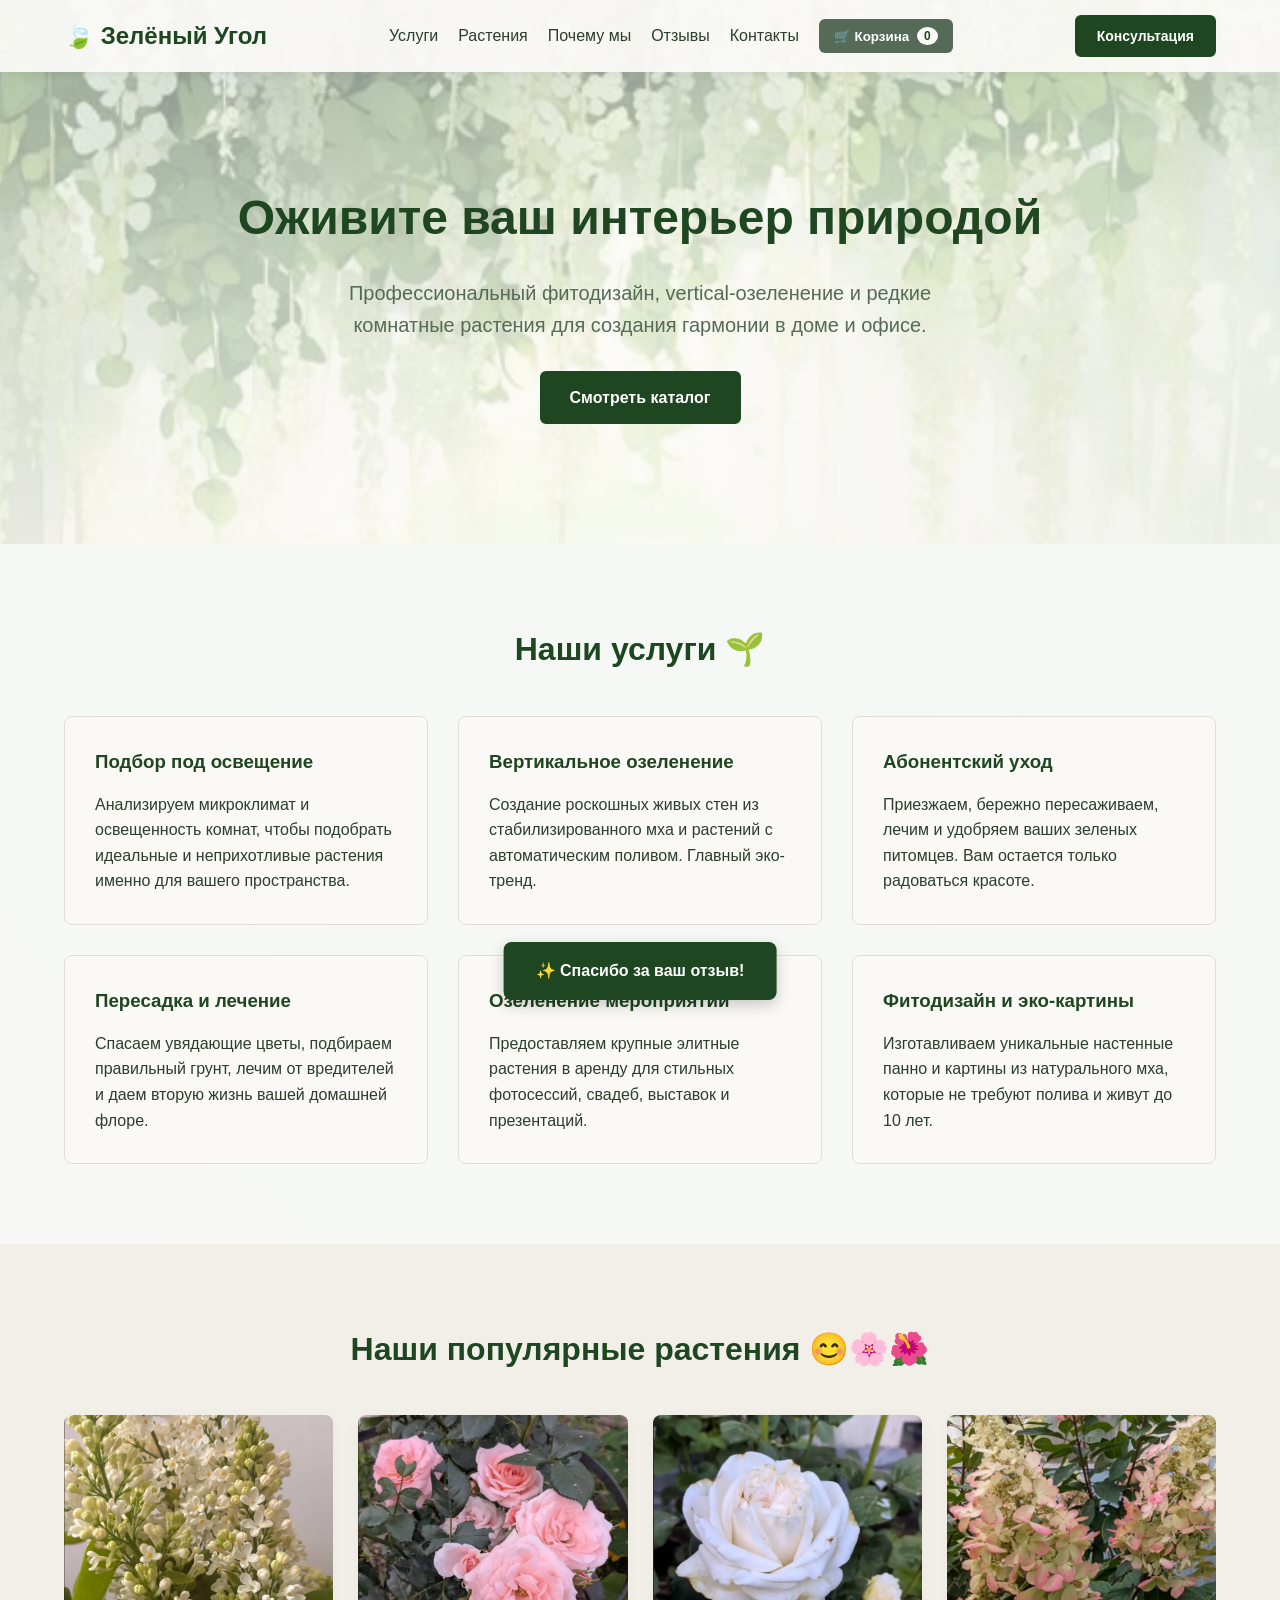
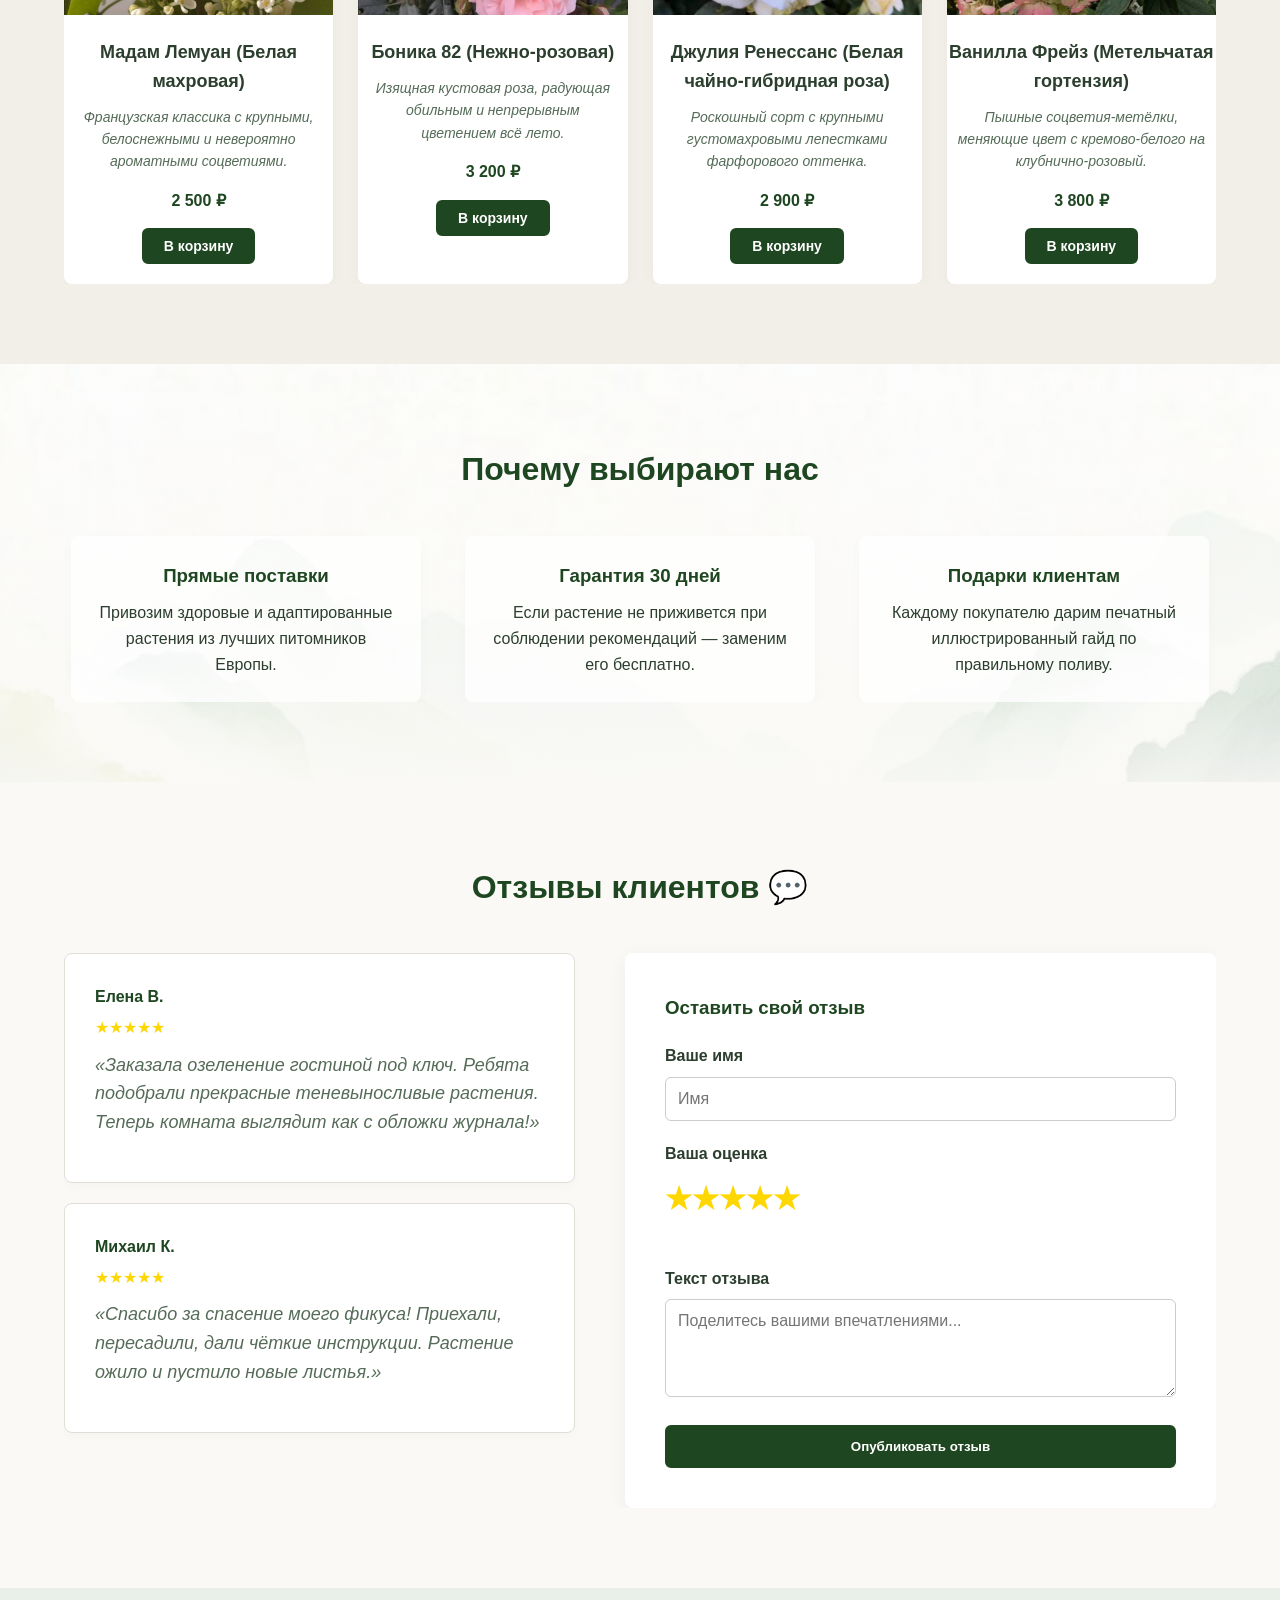
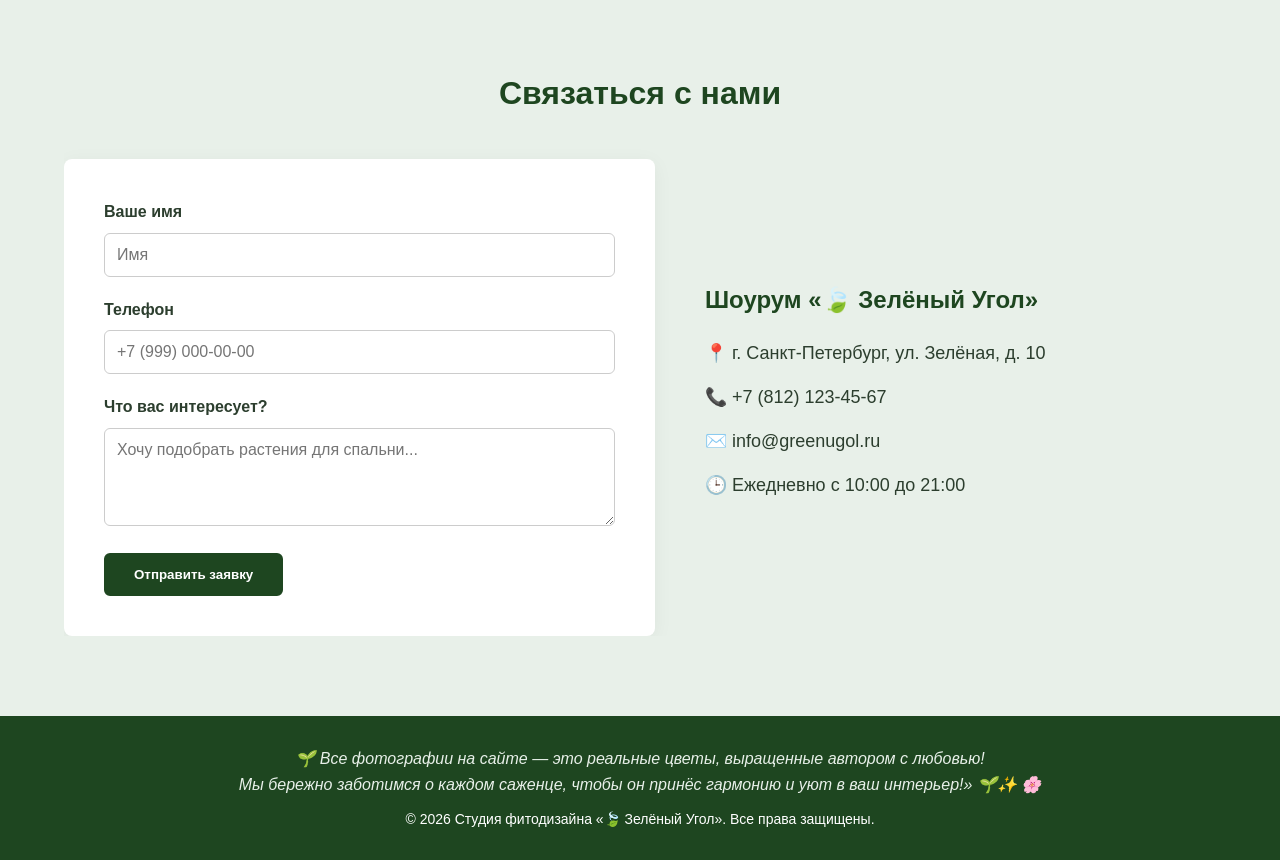
<file: index.html>
<!DOCTYPE html>
<html lang="ru">
<head>
    <meta charset="UTF-8">
    <meta name="viewport" content="width=device-width, initial-scale=1.0">
    <title>🍃 Зелёный Угол — Студия фитодизайна и комнатного озеленения</title>
    <link rel="stylesheet" href="style.css">

</head>
<body>

    <header>
        <div class="container">
            <a href="#" class="logo">🍃 Зелёный Угол</a>
            <nav>
                <ul class="nav-links">
                    <li><a href="#services">Услуги</a></li>
                    <li><a href="#catalog">Растения</a></li>
                    <li><a href="#features">Почему мы</a></li>
                    <li><a href="#reviews">Отзывы</a></li>
                    <li><a href="#contacts">Контакты</a></li>
                    <li>
                        <button class="cart-toggle-btn" id="cart-toggle">
                            🛒 Корзина <span id="cart-count">0</span>
                        </button>
                    </li>
                </ul>
            </nav>
            <a href="#contacts" class="btn header-btn">Консультация</a>
        </div>
    </header>

    <section class="hero">
        <div class="container">
            <h1>Оживите ваш интерьер природой</h1>
            <p>Профессиональный фитодизайн, vertical-озеленение и редкие комнатные растения для создания гармонии в доме и офисе.</p>
            <a href="#catalog" class="btn">Смотреть каталог</a>
        </div>
    </section>

    <section id="services" class="services">
        <div class="container">
            <h2 class="section-title">Наши услуги 🌱</h2>
            <div class="services-grid">
                <!-- 1. Подбор -->
                <div class="service-card">
                    <h3>Подбор под освещение</h3>
                    <p>Анализируем микроклимат и освещенность комнат, чтобы подобрать идеальные и неприхотливые растения именно для вашего пространства.</p>
                </div>
                <!-- 2. Вертикальное озеленение -->
                <div class="service-card">
                    <h3>Вертикальное озеленение</h3>
                    <p>Создание роскошных живых стен из стабилизированного мха и растений с автоматическим поливом. Главный эко-тренд.</p>
                </div>
                <!-- 3. Абонентский уход -->
                <div class="service-card">
                    <h3>Абонентский уход</h3>
                    <p>Приезжаем, бережно пересаживаем, лечим и удобряем ваших зеленых питомцев. Вам остается только радоваться красоте.</p>
                </div>
                <!-- 4. Скорая помощь растениям -->
                <div class="service-card">
                    <h3>Пересадка и лечение</h3>
                    <p>Спасаем увядающие цветы, подбираем правильный грунт, лечим от вредителей и даем вторую жизнь вашей домашней флоре.</p>
                </div>
                <!-- 5. Озеленение мероприятий -->
                <div class="service-card">
                    <h3>Озеленение мероприятий</h3>
                    <p>Предоставляем крупные элитные растения в аренду для стильных фотосессий, свадеб, выставок и презентаций.</p>
                </div>
                <!-- 6. Фитокартины -->
                <div class="service-card">
                    <h3>Фитодизайн и эко-картины</h3>
                    <p>Изготавливаем уникальные настенные панно и картины из натурального мха, которые не требуют полива и живут до 10 лет.</p>
                </div>
            </div>
        </div>
    </section>

    <section class="catalog" id="catalog">
        <div class="container">
            <h2 class="section-title">Наши популярные растения 😊🌸🌺</h2>
            <div class="catalog-grid">
                <div class="plant-card">
                    <img src="lilac1.jpg" alt="Сирень Мадам Лемуан" style="width: 100%; height: 200px; object-fit: cover; margin-bottom: 15px;">
                    <h3>Мадам Лемуан (Белая махровая)</h3>
                    <p style="font-size: 14px; color: #556B58; font-style: italic; margin: 5px 10px 15px 10px; min-height: 44px;">
                        Французская классика с крупными, белоснежными и невероятно ароматными соцветиями.
                    </p>
                    <span class="price">2 500 ₽</span>
                    <button class="btn add-to-cart-btn" data-id="1" data-name="Сирень Мадам Лемуан" data-price="2500">В корзину</button>
                </div>
                <div class="plant-card">
                    <img src="rose.jpg" alt="Роза Боника 82" style="width: 100%; height: 200px; object-fit: cover; margin-bottom: 15px;">
                    <h3>Боника 82 (Нежно-розовая)</h3>
                    <p style="font-size: 14px; color: #556B58; font-style: italic; margin: 5px 10px 15px 10px; min-height: 44px;">
                        Изящная кустовая роза, радующая обильным и непрерывным цветением всё лето.
                    </p>
                    <span class="price">3 200 ₽</span>
                    <button class="btn add-to-cart-btn" data-id="2" data-name="Боника 82 (Нежно-розовая)" data-price="3200">В корзину</button>
                </div>
                <div class="plant-card">
                    <img src="white-rose.jpg" alt="Роза Джулия Ренессанс" style="width: 100%; height: 200px; object-fit: cover; margin-bottom: 15px;">
                    <h3>Джулия Ренессанс (Белая чайно-гибридная роза)</h3>
                    <p style="font-size: 14px; color: #556B58; font-style: italic; margin: 5px 10px 15px 10px; min-height: 44px;">
                        Роскошный сорт с крупными густомахровыми лепестками фарфорового оттенка.
                    </p>
                    <span class="price">2 900 ₽</span>
                    <button class="btn add-to-cart-btn" data-id="3" data-name="Джулия Ренессанс (Белая чайно-гибридная роза)" data-price="2900">В корзину</button>
                </div>
                <div class="plant-card">
                    <img src="hydrangea.jpg" alt="Гортензия Ванилла Фрейз" style="width: 100%; height: 200px; object-fit: cover; margin-bottom: 15px;">
                    <h3>Ванилла Фрейз (Метельчатая гортензия)</h3>
                    <p style="font-size: 14px; color: #556B58; font-style: italic; margin: 5px 10px 15px 10px; min-height: 44px;">
                        Пышные соцветия-метёлки, меняющие цвет с кремово-белого на клубнично-розовый.
                    </p>
                    <span class="price">3 800 ₽</span>
                    <button class="btn add-to-cart-btn" data-id="4" data-name="Ванилла Фрейз (Метельчатая гортензия)" data-price="3800">В корзину</button>
                </div>
            </div>
        </div>
    </section>

    <section id="features" class="features">
        <div class="container">
            <h2 class="section-title">Почему выбирают нас</h2>

            <div class="features-list">
                <div class="feature-item">
                    <h3>Прямые поставки</h3>
                    <p>Привозим здоровые и адаптированные растения из лучших питомников Европы.</p>
                </div>
                <div class="feature-item">
                    <h3>Гарантия 30 дней</h3>
                    <p>Если растение не приживется при соблюдении рекомендаций — заменим его бесплатно.</p>
                </div>
                <div class="feature-item">
                    <h3>Подарки клиентам</h3>
                    <p>Каждому покупателю дарим печатный иллюстрированный гайд по правильному поливу.</p>
                </div>
            </div>
        </div>
    </section>
    <section class="reviews" id="reviews">
        <div class="container">
            <h2 class="section-title">Отзывы клиентов 💬</h2>
            
            <div class="contacts-wrapper">
                <!-- Левая колонка: Список отзывов -->
                <div class="contact-info" id="reviews-list-container" style="justify-content: flex-start; gap: 20px;">
                    <div class="review-card" style="width: 100%;">
                        <div class="review-author">Елена В.</div>
                        <div class="review-stars">★★★★★</div>
                        <p class="review-text">«Заказала озеленение гостиной под ключ. Ребята подобрали прекрасные теневыносливые растения. Теперь комната выглядит как с обложки журнала!»</p>
                    </div>
                    <div class="review-card" style="width: 100%;">
                        <div class="review-author">Михаил К.</div>
                        <div class="review-stars">★★★★★</div>
                        <p class="review-text">«Спасибо за спасение моего фикуса! Приехали, пересадили, дали чёткие инструкции. Растение ожило и пустило новые листья.»</p>
                    </div>
                </div>

                <!-- Правая колонка: Красивая форма написания отзыва -->
                <div class="contact-form">
                    <h3 style="margin-bottom: 20px; color: #1E4620;">Оставить свой отзыв</h3>
                    <form id="new-review-form">
                        <div class="form-group">
                            <label for="review-author-name">Ваше имя</label>
                            <input type="text" id="review-author-name" required placeholder="Имя">
                        </div>
                        <div class="form-group">
                            <label style="display: block;">Ваша оценка</label>
                            <div class="rating-area">
    <input type="radio" id="star-5" name="rating" value="5" checked>
    <label for="star-5" title="Оценка 5"></label>
    
    <input type="radio" id="star-4" name="rating" value="4">
    <label for="star-4" title="Оценка 4"></label>
    
    <input type="radio" id="star-3" name="rating" value="3">
    <label for="star-3" title="Оценка 3"></label>
    
    <input type="radio" id="star-2" name="rating" value="2">
    <label for="star-2" title="Оценка 2"></label>
    
    <input type="radio" id="star-1" name="rating" value="1">
    <label for="star-1" title="Оценка 1"></label>
</div>
                        </div>
                        <div class="form-group">
                            <label for="review-comment">Текст отзыва</label>
                            <textarea id="review-comment" rows="4" required placeholder="Поделитесь вашими впечатлениями..."></textarea>
                        </div>
                        <button type="submit" class="btn" style="width: 100%;">Опубликовать отзыв</button>
                    </form>
                </div>
            </div>
        </div>
    </section>

    <section class="contacts" id="contacts">
        <div class="container">
            <h2 class="section-title">Связаться с нами</h2>
            <div class="contacts-wrapper">
                <form class="contact-form" action="#" onsubmit="alert('Заявка отправлена!'); this.reset(); return false;">
                    <div class="form-group">
                        <label for="name">Ваше имя</label>
                        <input type="text" id="name" required placeholder="Имя">
                    </div>
                    <div class="form-group">
                        <label for="phone">Телефон</label>
                        <input type="tel" id="phone" required placeholder="+7 (999) 000-00-00">
                    </div>
                    <div class="form-group">
                        <label for="msg">Что вас интересует?</label>
                        <textarea id="msg" rows="4" placeholder="Хочу подобрать растения для спальни..."></textarea>
                    </div>
                    <button type="submit" class="btn">Отправить заявку</button>
                </form>
                <div class="contact-info">
                    <h3>Шоурум «🍃 Зелёный Угол»</h3>
                    <p>📍 г. Санкт-Петербург, ул. Зелёная, д. 10</p>
                    <p>📞 +7 (812) 123-45-67</p>
                    <p>✉️ info@greenugol.ru</p>
                    <p>🕒 Ежедневно с 10:00 до 21:00</p>
                </div>
            </div>
        </div>
    </section>

   <footer>
        <div class="container">
            <p style="font-style: italic; margin-bottom: 10px; font-size: 16px; color: #e8f0e9;">
                🌱 Все фотографии на сайте — это реальные цветы, выращенные автором с любовью!<br>Мы бережно заботимся о каждом саженце, чтобы он принёс гармонию и уют в ваш интерьер!» 🌱✨ 🌸
            </p>
            <p>&copy; 2026 Студия фитодизайна «🍃 Зелёный Угол». Все права защищены.</p>
        </div>
    </footer>

    <div class="cart-modal" id="cart-modal">
        <div class="cart-modal-header">
            <span>🛒 Ваша корзина</span>
            <button class="cart-close-btn" id="cart-close">&times;</button>
        </div>
        <div class="cart-items-list" id="cart-items-container">
        </div>
        <div class="cart-footer">
            <div class="cart-total">Итого: <span id="cart-total-price">0</span> ₽</div>
            <button class="btn style-btn" style="width:100%; padding: 8px;" id="checkout-btn">Оформить заказ</button>
        </div>
    </div>
    <!-- Всплывающая плашка -->
    <div class="toast-notification" id="review-toast">
        ✨ Спасибо за ваш отзыв!
    </div>

    <script>
        // Инициализация элементов корзины
        const cartToggle = document.getElementById('cart-toggle');
        const cartClose = document.getElementById('cart-close');
        const cartModal = document.getElementById('cart-modal');
        const cartCount = document.getElementById('cart-count');
        const cartItemsContainer = document.getElementById('cart-items-container');
        const cartTotalPrice = document.getElementById('cart-total-price');
        const addToCartButtons = document.querySelectorAll('.add-to-cart-btn');
        const checkoutBtn = document.getElementById('checkout-btn');
        
        let cart = [];

        // Переключение отображения корзины
        if (cartToggle && cartModal) {
            cartToggle.addEventListener('click', (e) => {
                e.preventDefault();
                if (cartModal.style.display === 'flex') {
                    cartModal.style.display = 'none';
                } else {
                    cartModal.style.display = 'flex';
                    updateCart();
                }
            });
        }

        if (cartClose && cartModal) {
            cartClose.addEventListener('click', () => {
                cartModal.style.display = 'none';
            });
        }

        // Кнопка "В корзину" (Логика добавления и анимация счетчика)
        addToCartButtons.forEach(button => {
            button.addEventListener('click', () => {
                const id = button.getAttribute('data-id');
                const name = button.getAttribute('data-name');
                const price = parseInt(button.getAttribute('data-price'));

                const existingItem = cart.find(item => item.id === id);

                if (existingItem) {
                    existingItem.quantity += 1;
                } else {
                    cart.push({ id, name, price, quantity: 1 });
                }

                updateCart();

                if (cartToggle) {
                    cartToggle.style.transform = 'scale(1.15)';
                    cartToggle.style.transition = 'transform 0.1s ease';
                    setTimeout(() => {
                        cartToggle.style.transform = 'scale(1)';
                    }, 100);
                }
            });
        });
        // Управление количеством внутри корзины
        if (cartItemsContainer) {
            cartItemsContainer.addEventListener('click', (e) => {
                const id = e.target.getAttribute('data-id');
                if (!id) return;

                const item = cart.find(item => item.id === id);

                if (e.target.classList.contains('plus-qty')) {
                    item.quantity += 1;
                } else if (e.target.classList.contains('minus-qty')) {
                    item.quantity -= 1;
                    if (item.quantity <= 0) {
                        cart = cart.filter(item => item.id !== id);
                    }
                } else if (e.target.classList.contains('cart-del-btn')) {
                    cart = cart.filter(item => item.id !== id);
                }

                updateCart();
            });
        }

        // Рендеринг корзины
        function updateCart() {
            if (!cartItemsContainer) return;
            cartItemsContainer.innerHTML = '';
            let totalItems = 0;
            let totalPrice = 0;

            if (cart.length === 0) {
                cartItemsContainer.innerHTML = '<div class="empty-cart-text">Корзина пока пуста</div>';
            } else {
                cart.forEach(item => {
                    totalItems += item.quantity;
                    totalPrice += item.price * item.quantity;

                    const itemHtml = `
                        <div class="cart-item">
                            <div class="cart-item-info">
                                <div><strong>${item.name}</strong></div>
                                <div>${item.price} ₽ x ${item.quantity}</div>
                            </div>
                            <div class="cart-item-actions">
                                <button class="cart-qty-btn minus-qty" data-id="${item.id}">-</button>
                                <button class="cart-qty-btn plus-qty" data-id="${item.id}">+</button>
                                <button class="cart-del-btn" data-id="${item.id}">🗑️</button>
                            </div>
                        </div>
                    `;
                    cartItemsContainer.insertAdjacentHTML('beforeend', itemHtml);
                });
            }

            if (cartCount) cartCount.textContent = totalItems;
            if (cartTotalPrice) cartTotalPrice.textContent = totalPrice.toLocaleString('ru-RU');
        }

        // Перенос позиций корзины в поле заявки
        if (checkoutBtn) {
            checkoutBtn.addEventListener('click', () => {
                if (cart.length === 0) {
                    alert('Ваша корзина пуста!');
                    return;
                }
                
                let orderList = "Хочу заказать растения из корзины:\n";
                cart.forEach(item => {
                    orderList += `- ${item.name} (${item.quantity} шт.)\n`;
                });
                
                const msgTextarea = document.getElementById('msg');
                if (msgTextarea) {
                    msgTextarea.value = orderList;
                    cartModal.style.display = 'none';
                    document.getElementById('contacts').scrollIntoView({ behavior: 'smooth' });
                    alert('Товары добавлены в поле заявки ниже! Заполните ваше имя и телефон для завершения.');
                }
            });
        }

        // Логика динамической формы отзывов с вылетающей плашкой
        const newReviewForm = document.getElementById('new-review-form');
        const reviewsListContainer = document.getElementById('reviews-list-container');
        const reviewToast = document.getElementById('review-toast');

        if (newReviewForm) {
            newReviewForm.addEventListener('submit', (e) => {
                e.preventDefault();

                const name = document.getElementById('review-author-name').value;
                const comment = document.getElementById('review-comment').value;
                const ratingInput = document.querySelector('input[name="rating"]:checked');
                const rating = ratingInput ? ratingInput.value : 5;

                const stars = '★'.repeat(rating) + '☆'.repeat(5 - rating);

                const reviewHtml = `
                    <div class="review-card" style="width: 100%;">
                        <div class="review-author">${name}</div>
                        <div class="review-stars">${stars}</div>
                        <p class="review-text">«${comment}»</p>
                    </div>
                `;

                if (reviewsListContainer) {
                    reviewsListContainer.insertAdjacentHTML('afterbegin', reviewHtml);
                }
                
                newReviewForm.reset();

                // Красивое появление плашки вместо старого alert
                if (reviewToast) {
                    reviewToast.classList.add('show');

                    setTimeout(() => {
                        reviewToast.classList.remove('show');
                    }, 4000);
                }
            });
        }
    </script>
</body>
</html>
</file>
<file: style.css>
* {
            margin: 0;
            padding: 0;
            box-sizing: border-box;
            font-family: 'Segoe UI', Tahoma, Geneva, Verdana, sans-serif;
        }
        html {
            scroll-behavior: smooth;
        }
        body {
            background-color: #FAF9F6;
            background-image: radial-gradient(circle at top right, #f2f7f3 0%, #FAF9F6 60%);
            color: #2C3E2E;
            line-height: 1.6;
        }

        .container {
            width: 90%;
            max-width: 1200px;
            margin: 0 auto;
            overflow: hidden;
        }
        .btn {
            display: inline-block;
            padding: 12px 28px;
            background-color: #1E4620;
            color: #ffffff !important;
            text-decoration: none;
            border-radius: 6px;
            font-weight: 600;
            transition: all 0.3s ease;
            border: 2px solid #1E4620;
            cursor: pointer;
        }

        .btn:hover {
            background-color: #2c5e2f;
            border-color: #2c5e2f;
            transform: translateY(-2px);
        }
        header {
            position: fixed;
            top: 0;
            left: 0;
            width: 100%;
            background-color: rgba(250, 249, 246, 0.95);
            box-shadow: 0 2px 10px rgba(0,0,0,0.05);
            z-index: 1000;
            padding: 15px 0;
        }
        header .container {
            display: flex;
            justify-content: space-between;
            align-items: center;
            flex-wrap: wrap;
            gap: 10px;
        }

        .logo {
            font-size: 24px;
            font-weight: 700;
            color: #1E4620;
            text-decoration: none;
        }
        nav .nav-links {
            display: flex;
            list-style: none;
            gap: 20px;
            align-items: center;
            flex-wrap: wrap;
        }

        nav .nav-links a {
            text-decoration: none;
            color: #2C3E2E;
            font-weight: 500;
            transition: color 0.3s;
        }
        nav .nav-links a:hover {
            color: #1E4620;
        }
        .header-btn {
            padding: 8px 20px;
            font-size: 14px;
        }
        
        /* Кнопка Корзины в шапке */
        .cart-toggle-btn {
            background: #556B58;
            border: none;
            color: white;
            padding: 8px 15px;
            border-radius: 6px;
            font-weight: 600;
            cursor: pointer;
            display: flex;
            align-items: center;
            gap: 8px;
            transition: background 0.3s;
        }
        .cart-toggle-btn:hover {
            background: #1E4620;
        }
        #cart-count {
            background: #FAF9F6;
            color: #1E4620;
            padding: 2px 7px;
            border-radius: 50%;
            font-size: 12px;
        }

        .hero {
            padding: 180px 0 120px 0;
            text-align: center;
            background: linear-gradient(180deg, rgba(250, 249, 246, 0.5) 0%, rgba(250, 249, 246, 0.95) 100%), 
                        url('bg-leaves.png.jpe');
            background-size: cover;
            background-position: center;
            background-attachment: fixed;
            position: relative;
            overflow: hidden;
        }
        .hero::before {
            content: "";
            position: absolute;
            top: 0; left: 0; width: 100%; height: 100%;
            background: radial-gradient(circle at 10% 20%, rgba(30, 70, 32, 0.04) 0%, transparent 40%),
                        radial-gradient(circle at 90% 80%, rgba(85, 107, 47, 0.05) 0%, transparent 40%);
            pointer-events: none;
        }

        .hero h1 {
            font-size: 48px;
            color: #1E4620;
            margin-bottom: 20px;
            font-weight: 800;
        }
        .hero p {
            font-size: 20px;
            max-width: 600px;
            margin: 0 auto 30px auto;
            color: #556B58;
        }
        .services {
            padding: 80px 0;
        }
        .section-title {
            text-align: center;
            font-size: 32px;
            color: #1E4620;
            margin-bottom: 40px;
            font-weight: 700;
        }
        .services-grid {
            display: grid;
            grid-template-columns: repeat(auto-fit, minmax(300px, 1fr));
            gap: 30px;
        }
        .service-card {
            background-color: #FAF9F6;
            padding: 30px;
            border-radius: 8px;
            border: 1px solid #e1ded7;
            transition: all 0.3s;
        }
        .service-card h3 {
            margin-bottom: 15px;
            color: #1E4620;
        }
        .catalog {
            padding: 80px 0;
            background-color: #f2efe9;
        }
        .catalog-grid {
            display: grid;
            grid-template-columns: repeat(auto-fit, minmax(220px, 1fr));
            gap: 25px;
        }
        .plant-card {
            background: #ffffff;
            border-radius: 8px;
            overflow: hidden;
            box-shadow: 0 4px 15px rgba(0,0,0,0.03);
            transition: transform 0.3s ease;
            text-align: center;
            padding-bottom: 20px;
        }
        .plant-card:hover {
            transform: scale(1.04);
        }
        .plant-img {
            width: 100%;
            height: 200px;
            background-color: #dbe4dc;
            display: flex;
            align-items: center;
            justify-content: center;
            color: #556B58;
            font-weight: bold;
            margin-bottom: 15px;
        }
        .plant-card h3 {
            font-size: 18px;
            margin-bottom: 10px;
        }
        .price {
            font-weight: 700;
            color: #1E4620;
            margin-bottom: 15px;
            display: block;
        }
        .plant-card .btn {
            padding: 8px 20px;
            font-size: 14px;
        }
        .features {
            padding: 80px 0;
            background: linear-gradient(180deg, rgba(250, 249, 246, 0.3) 0%, rgba(250, 249, 246, 0.95) 100%), 
                        url('features-top-bg.png.jpe');
            background-size: 100% auto; 
            background-position: top center; 
            background-repeat: no-repeat;
        }

        .features-list {
            display: flex;
            flex-wrap: wrap;
            justify-content: space-around;
            gap: 30px;
            text-align: center;
        }
        .feature-item {
            flex: 1;
            min-width: 250px;
            max-width: 350px;
            background: rgba(255, 255, 255, 0.8);
            padding: 25px;
            border-radius: 8px;
            box-shadow: 0 4px 15px rgba(0,0,0,0.02);
            text-align: center;
        }
        .feature-item h3 {
            color: #1E4620;
            margin-bottom: 10px;
        }

        /* Раздел отзывов */
        .reviews {
            padding: 80px 0;
            background-color: #FAF9F6;
        }
        .reviews-grid {
            display: grid;
            grid-template-columns: repeat(auto-fit, minmax(280px, 1fr));
            gap: 30px;
        }
        .review-card {
            background: #ffffff;
            padding: 30px;
            border-radius: 8px;
            border: 1px solid #e1ded7;
            box-shadow: 0 4px 10px rgba(0,0,0,0.02);
        }
        .review-author {
            font-weight: 700;
            color: #1E4620;
            margin-bottom: 5px;
        }
        .review-stars {
            color: #FFD700;
            margin-bottom: 10px;
        }
        .review-text {
            font-style: italic;
            color: #556B58;
            font-size: 15px;
        }

        .contacts {
            padding: 80px 0;
            background-color: #e8f0e9;
        }
        .contacts-wrapper {
            display: flex;
            flex-wrap: wrap;
            gap: 50px;
        }
        .contact-form {
            flex: 1;
            min-width: 300px;
            background: #ffffff;
            padding: 40px;
            border-radius: 8px;
            box-shadow: 0 4px 20px rgba(0,0,0,0.05);
        }
        .form-group {
            margin-bottom: 20px;
        }
        .form-group label {
            display: block;
            margin-bottom: 8px;
            font-weight: 600;
        }
        .form-group input, .form-group textarea {
            width: 100%;
            padding: 12px;
            border: 1px solid #cccccc;
            border-radius: 6px;
            font-size: 16px;
        }
        .contact-info {
            flex: 1;
            min-width: 300px;
            display: flex;
            flex-direction: column;
            justify-content: center;
        }
        .contact-info h3 {
            font-size: 24px;
            color: #1E4620;
            margin-bottom: 20px;
        }
        .contact-info p {
            margin-bottom: 15px;
            font-size: 18px;
        }
        footer {
            background-color: #1E4620;
            color: #ffffff;
            text-align: center;
            padding: 30px 0;
            font-size: 14px;
        }

        /* Всплывающий блок виджета Корзины */
        .cart-modal {
            position: fixed;
            bottom: 20px;
            right: 20px;
            width: 360px;
            max-height: 450px;
            background: #ffffff;
            border-radius: 8px;
            box-shadow: 0 5px 25px rgba(0,0,0,0.15);
            z-index: 2000;
            display: none; 
            flex-direction: column;
            border: 1px solid #e1ded7;
            overflow: hidden;
        }
        .cart-modal-header {
            background: #1E4620;
            color: white;
            padding: 15px;
            font-weight: bold;
            display: flex;
            justify-content: space-between;
            align-items: center;
        }
        .cart-close-btn {
            background: transparent;
            border: none;
            color: white;
            font-size: 20px;
            cursor: pointer;
        }
        .cart-items-list {
            padding: 15px;
            overflow-y: auto;
            flex-grow: 1;
            display: flex;
            flex-direction: column;
            gap: 10px;
        }
        .cart-item {
            display: flex;
            justify-content: space-between;
            align-items: center;
            border-bottom: 1px solid #eee;
            padding-bottom: 8px;
            font-size: 14px;
        }
        .cart-item-info {
            flex-grow: 1;
            padding-right: 10px;
        }
        .cart-item-actions {
            display: flex;
            align-items: center;
            gap: 5px;
        }
        .cart-qty-btn {
            background: #e2e8f0;
            border: none;
            padding: 2px 8px;
            border-radius: 4px;
            cursor: pointer;
            font-weight: bold;
        }
        .cart-qty-btn:hover {
            background: #cbd5e1;
        }
        .cart-del-btn {
            background: #fee2e2;
            color: #ef4444;
            border: none;
            padding: 2px 6px;
            border-radius: 4px;
            cursor: pointer;
            margin-left: 5px;
        }
        .cart-del-btn:hover {
            background: #fca5a5;
        }
        .cart-footer {
            padding: 15px;
            background: #FAF9F6;
            border-top: 1px solid #e1ded7;
            text-align: center;
        }
        .cart-total {
            font-weight: 700;
            color: #1E4620;
            margin-bottom: 10px;
            font-size: 16px;
        }
        .empty-cart-text {
            color: #888;
            text-align: center;
            margin-top: 20px;
        }

        @media (max-width: 768px) {
            .hero h1 {
                font-size: 34px;
            }
            header {
                position: static;
                padding: 15px 0;
            }
            header .container {
                flex-direction: column;
                text-align: center;
                gap: 15px;
            }
            nav .nav-links {
                justify-content: center;
                gap: 15px;
                padding-top: 5px;
            }
            .logo {
                font-size: 22px;
            }
            .cart-modal {
                width: 90%;
                left: 5%;
                bottom: 10px;
            }
        }

        /* Стили для блока отзывов и формы */
        .reviews-header {
            display: flex;
            justify-content: center;
            align-items: center;
            gap: 20px;
            margin-bottom: 40px;
            flex-wrap: wrap;
        }
        .reviews-header .section-title {
            margin-bottom: 0;
        }
        .btn-review {
            background-color: #556B58;
            border-color: #556B58;
            padding: 10px 20px;
            font-size: 15px;
        }
        .btn-review:hover {
            background-color: #1E4620;
            border-color: #1E4620;
        }
        .review-form-wrapper {
            max-width: 600px;
            margin: 0 auto 40px auto;
            background: #ffffff;
            padding: 30px;
            border-radius: 8px;
            border: 1px solid #e1ded7;
            box-shadow: 0 4px 15px rgba(0,0,0,0.03);
            display: none;
        }
        .rating-area {
            overflow: hidden;
            display: inline-flex;
            flex-direction: row-reverse;
            justify-content: flex-end;
            margin-bottom: 15px;
        }
        .rating-area:not(:checked) > input {
            display: none !important;
        }
        .rating-area:not(:checked) > label {
            font-size: 30px;
            color: lightgrey;
            cursor: pointer;
            transition: color 0.2s;
        }
        .rating-area:not(:checked) > label:before {
            content: '★';
        }
        .rating-area > input:checked ~ label {
            color: #FFD700;
        }
        .rating-area:not(:checked) > label:hover,
        .rating-area:not(:checked) > label:hover ~ label {
            color: #FFD700;
        }
        .rating-area > input:checked + label:hover,
        .rating-area > input:checked + label:hover ~ label,
        .rating-area > input:checked ~ label:hover,
        .rating-area > input:checked ~ label:hover ~ label,
        .rating-area > label:hover ~ input:checked ~ label {
            color: #FFD700;
        }
                /* Стильная всплывающая плашка для отзыва */
        .toast-notification {
            position: fixed;
            bottom: -100px;
            left: 50%;
            transform: translateX(-50%);
            background-color: #1E4620;
            color: #ffffff;
            padding: 16px 32px;
            border-radius: 8px;
            font-weight: 600;
            box-shadow: 0 5px 15px rgba(0,0,0,0.2);
            z-index: 3000;
            transition: bottom 0.4s cubic-bezier(0.175, 0.885, 0.32, 1.275);
            display: flex;
            align-items: center;
            gap: 10px;
        }
        .toast-notification.show {
            bottom: 30px;
        }
</file>
